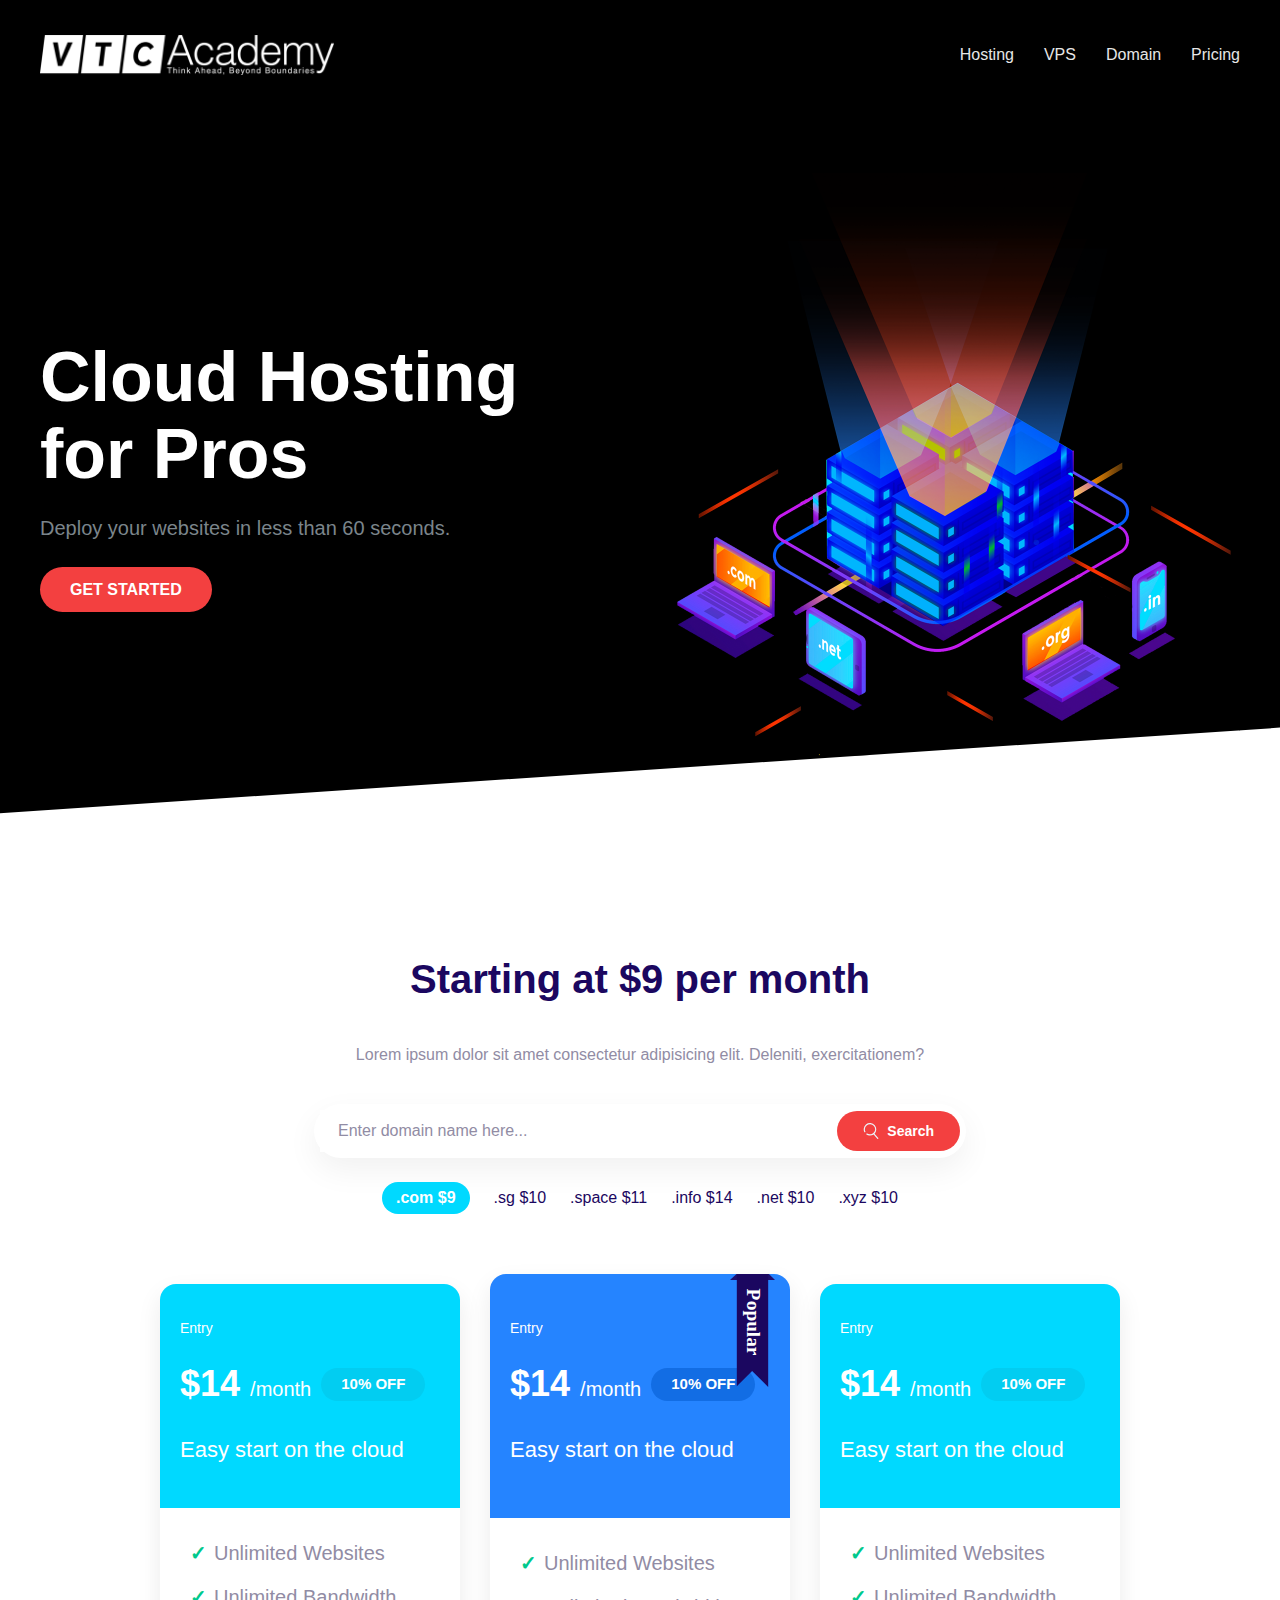
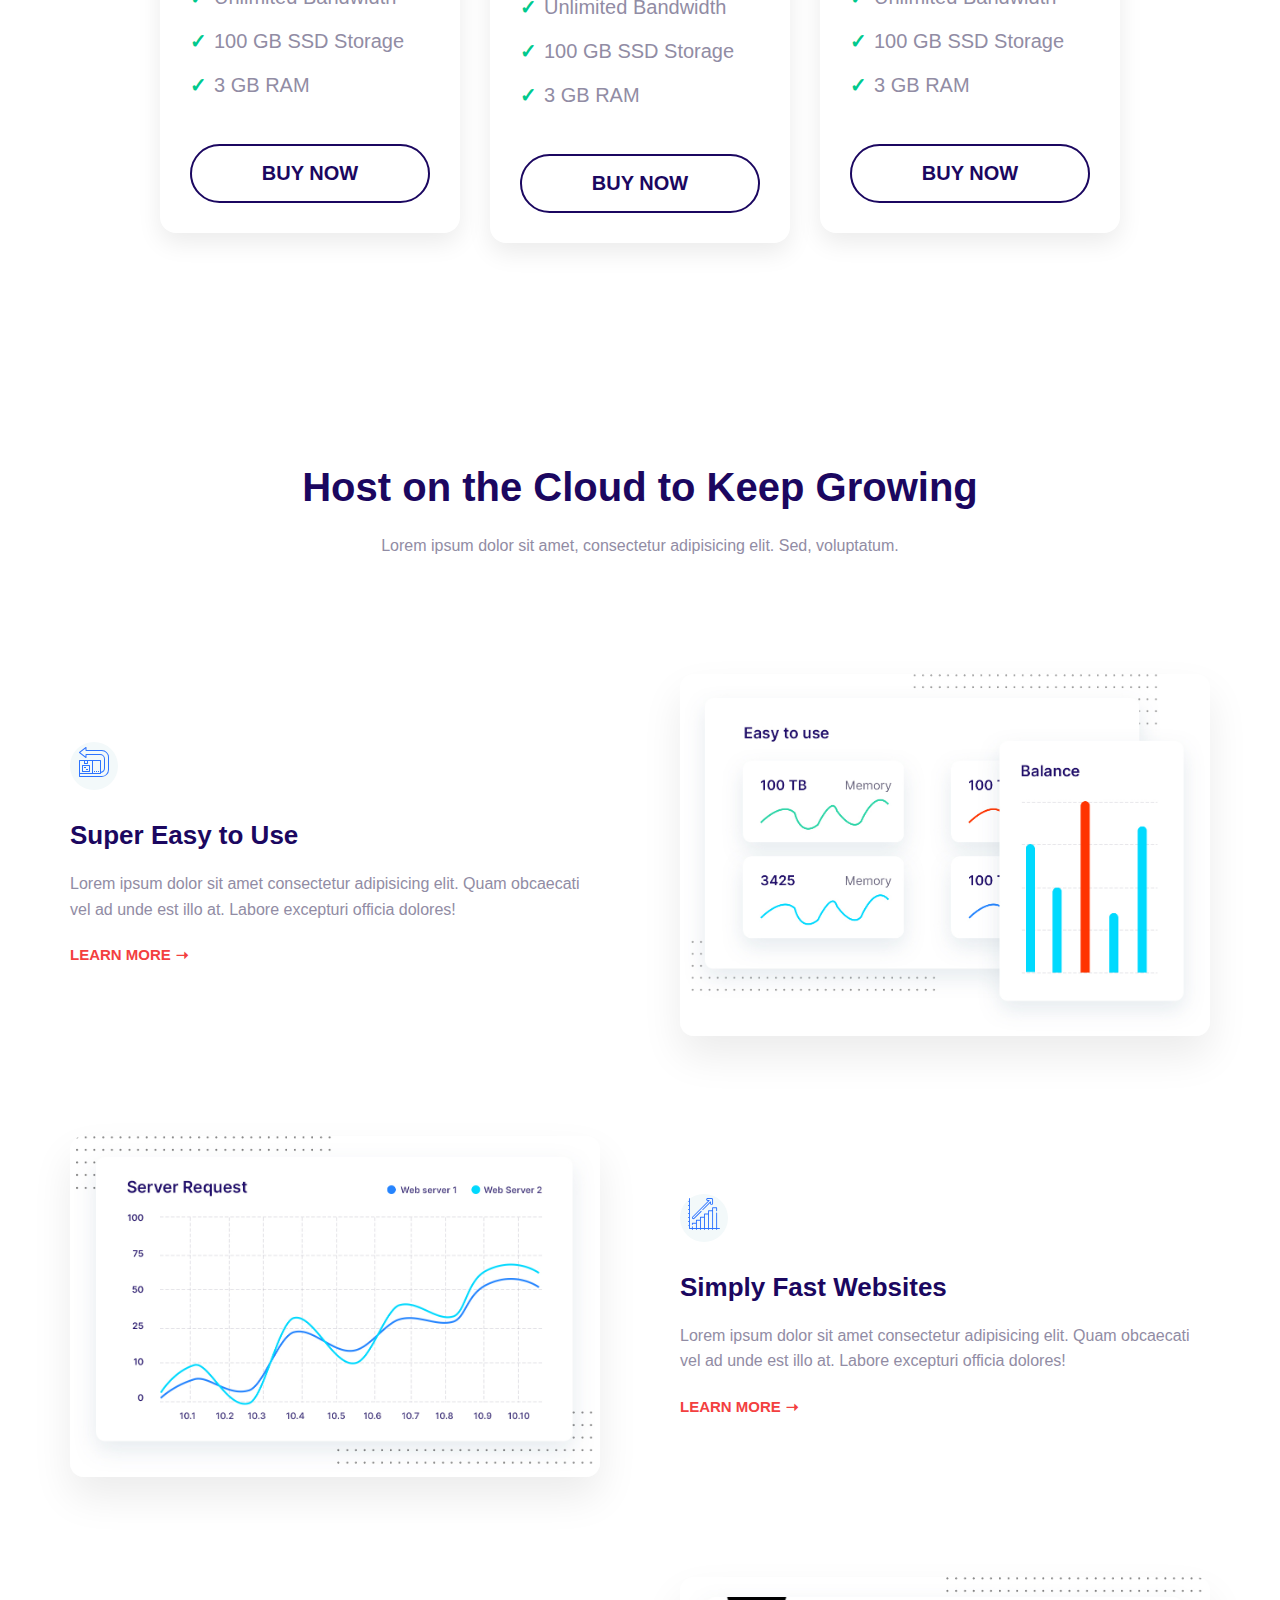
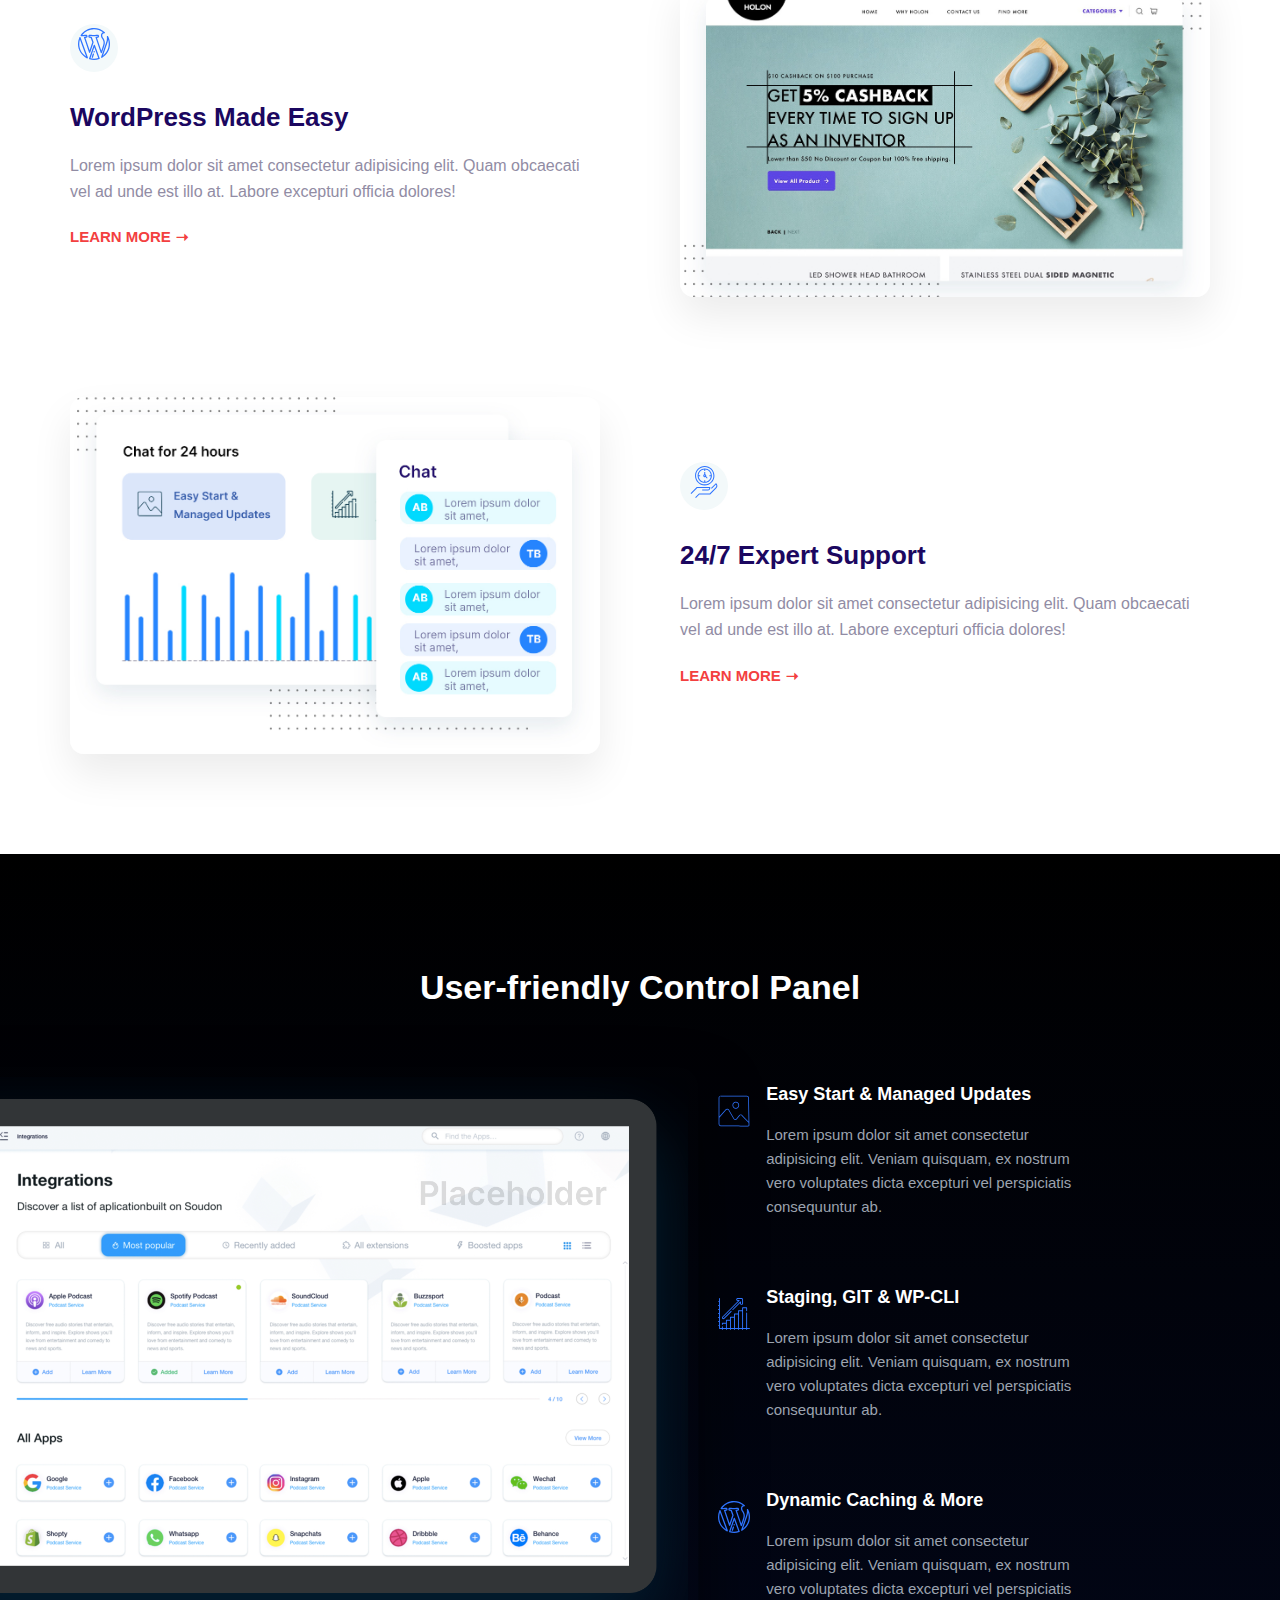
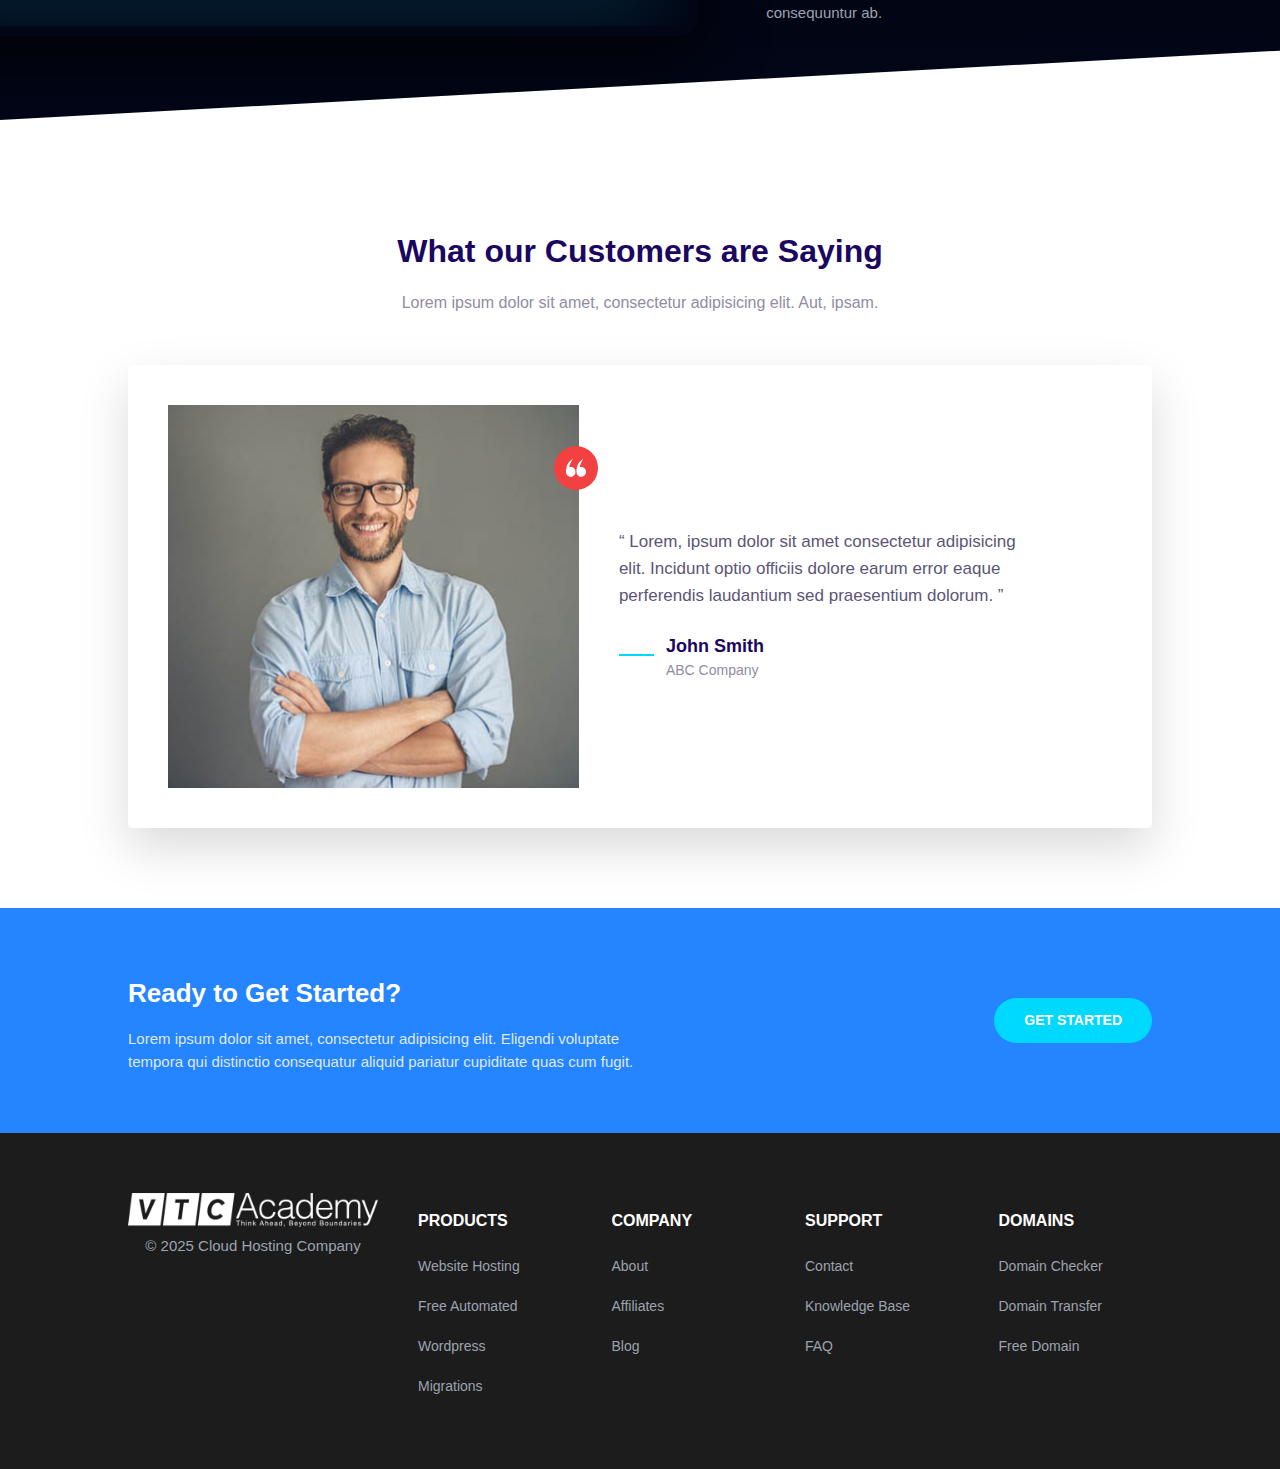
<file: index.html>
<!doctype html>
<html lang="en">
  <head>
    <meta charset="UTF-8" />
    <meta name="viewport" content="width=device-width, initial-scale=1.0" />
    <title>VTC Websites</title>
    <link rel="stylesheet" href="css/normalize.css" />
    <link rel="stylesheet" href="css/styles.css" />
  </head>
  <body>
    <!-- Trang 1 -Hero ----------------------------------------------------------------------------------------------------------------------------------->
    <section class="hero">
      <div class="container hero__container">
        <!-- LOGO + MENU -->
        <header class="hero__header">
          <img src="images/logo1.png" alt="Logo" class="hero__logo" />

          <nav class="hero__nav">
            <a href="#">Hosting</a>
            <a href="#">VPS</a>
            <a href="#">Domain</a>
            <a href="#">Pricing</a>
          </nav>
        </header>

        <!-- CONTENT -->
        <div class="hero__content">
          <div class="hero__text">
            <h1>Cloud Hosting for Pros</h1>
            <p>Deploy your websites in less than 60 seconds.</p>
            <a href="#" class="btn1 btn--accent">Get Started</a>
          </div>

          <div class="hero__image">
            <picture>
              <!-- mobile webp -->
              <source
                srcset="images/banner-570px.webp"
                media="(max-width: 1024px)"
                type="image/webp"
              />
              <!-- mobile png -->
              <source
                srcset="images/banner-570px.png"
                media="(max-width: 1024px)"
              />
              <!-- desktop -->
              <source
                srcset="images/banner-1140px.png"
                media="(min-width: 1025px)"
              />
              <!-- fallback -->
              <img src="images/banner.png" alt="Cloud Hosting" />
            </picture>
          </div>
        </div>
      </div>
    </section>

    <!-- Trang 2 - Thẻ -->
    <section class="section-pricing">
      <div class="domain">
        <h2 class="domain__title">Starting at $9 per month</h2>
        <p class="domain__desc">
          Lorem ipsum dolor sit amet consectetur adipisicing elit. Deleniti,
          exercitationem?
        </p>

        <div class="domain__search">
          <input type="text" placeholder="Enter domain name here..." />
          <button class="domain__btn">
            <img src="icons/search.svg" alt="" />
            <span>Search</span>
          </button>
        </div>

        <ul class="domain__list">
          <li class="active">.com $9</li>
          <li>.sg $10</li>
          <li>.space $11</li>
          <li>.info $14</li>
          <li>.net $10</li>
          <li>.xyz $10</li>
        </ul>
      </div>

      <!-- PRICING CARDS --------------------------------------------------->
      <div class="pricing">
        <!-- thẻ 1 -->
        <div class="card">
          <div class="header">
            <p class="plan">Entry</p>
            <div class="price">
              <h2>$14 <span> /month</span></h2>
              <span class="badge badge--primary">10% OFF</span>
            </div>
            <p class="desc">Easy start on the cloud</p>
          </div>

          <ul class="features">
            <li>Unlimited Websites</li>
            <li>Unlimited Bandwidth</li>
            <li>100 GB SSD Storage</li>
            <li>3 GB RAM</li>
          </ul>
          <button class="btn">BUY NOW</button>
        </div>

        <!-- thẻ 2 -->
        <div class="card popular">
          <!-- 2 class riêng lẻ để không phải css lại card -->
          <img src="icons/popular.svg" alt="Popular" class="ribbon" />
          <div class="header dark">
            <p class="plan">Entry</p>
            <div class="price">
              <h2>$14 <span> /month</span></h2>
              <span class="badge badge--popular">10% OFF</span>
            </div>
            <p class="desc">Easy start on the cloud</p>
          </div>

          <ul class="features">
            <li>Unlimited Websites</li>
            <li>Unlimited Bandwidth</li>
            <li>100 GB SSD Storage</li>
            <li>3 GB RAM</li>
          </ul>
          <button class="btn">BUY NOW</button>
        </div>

        <!-- thẻ 3 -->
        <div class="card">
          <div class="header">
            <p class="plan">Entry</p>
            <div class="price">
              <h2>$14 <span> /month</span></h2>
              <span class="badge badge--primary">10% OFF</span>
            </div>
            <p class="desc">Easy start on the cloud</p>
          </div>

          <ul class="features">
            <li>Unlimited Websites</li>
            <li>Unlimited Bandwidth</li>
            <li>100 GB SSD Storage</li>
            <li>3 GB RAM</li>
          </ul>
          <button class="btn">BUY NOW</button>
        </div>
      </div>
    </section>

    <!-- SECTION 3 ---------------------------------------------------------------------------------------------->
    <section class="grow">
      <div class="grow__wrap">
        <div class="grow__head">
          <h2 class="grow__heading">Host on the Cloud to Keep Growing</h2>
          <p class="grow__sub">
            Lorem ipsum dolor sit amet, consectetur adipisicing elit. Sed,
            voluptatum.
          </p>
        </div>

        <!-- BLOCK 1 -->
        <div class="grow__block">
          <div class="grow__content">
            <div class="icon-circle">
              <img src="icons/easy.svg" alt="" class="grow__icon" />
            </div>
            <h3 class="grow__title">Super Easy to Use</h3>
            <p class="grow__desc">
              Lorem ipsum dolor sit amet consectetur adipisicing elit. Quam
              obcaecati vel ad unde est illo at. Labore excepturi officia
              dolores!
            </p>
            <a href="#" class="link-arrow">Learn more</a>
          </div>

          <div class="grow__image">
            <img src="images/easy.jpg" alt="" />
          </div>
        </div>

        <!-- BLOCK 2 -->
        <div class="grow__block grow__block--reverse">
          <div class="grow__image">
            <img src="images/fast.jpg" alt="" />
          </div>

          <div class="grow__content">
            <div class="icon-circle">
              <img src="icons/growth.svg" alt="" class="grow__icon" />
            </div>
            <h3 class="grow__title">Simply Fast Websites</h3>
            <p class="grow__desc">
              Lorem ipsum dolor sit amet consectetur adipisicing elit. Quam
              obcaecati vel ad unde est illo at. Labore excepturi officia
              dolores!
            </p>
            <a href="#" class="link-arrow">Learn more</a>
          </div>
        </div>

        <!-- BLOCK 3 -->
        <div class="grow__block">
          <div class="grow__content">
            <div class="icon-circle">
              <img src="icons/wordpress.svg" alt="" class="grow__icon" />
            </div>
            <h3 class="grow__title">WordPress Made Easy</h3>
            <p class="grow__desc">
              Lorem ipsum dolor sit amet consectetur adipisicing elit. Quam
              obcaecati vel ad unde est illo at. Labore excepturi officia
              dolores!
            </p>
            <a href="#" class="link-arrow">Learn more</a>
          </div>

          <div class="grow__image">
            <img src="images/wordpress.jpg" alt="" />
          </div>
        </div>

        <!-- BLOCK 4 -->
        <div class="grow__block grow__block--reverse">
          <div class="grow__image">
            <img src="images/support.jpg" alt="" />
          </div>

          <div class="grow__content">
            <div class="icon-circle">
              <img src="icons/clock.svg" alt="" class="grow__icon" />
            </div>
            <h3 class="grow__title">24/7 Expert Support</h3>
            <p class="grow__desc">
              Lorem ipsum dolor sit amet consectetur adipisicing elit. Quam
              obcaecati vel ad unde est illo at. Labore excepturi officia
              dolores!
            </p>
            <a href="#" class="link-arrow">Learn more</a>
          </div>
        </div>
      </div>
    </section>

    <!-- Section 4 ------------------------------------------------------------------------------------>
    <section class="panel">
      <div class="panel__container">
        <h2 class="panel__title">User-friendly Control Panel</h2>

        <div class="panel__grid">
          <!-- Left image -->
          <div class="panel__image">
            <img src="images/ipad.png" alt="ipad" />
          </div>

          <!-- Right features -->
          <div class="panel__features">
            <div class="panel__feature">
              <img src="icons/snap.svg" class="panel__icon" alt="" />
              <div>
                <h3>Easy Start & Managed Updates</h3>
                <p>
                  Lorem ipsum dolor sit amet consectetur adipisicing elit.
                  Veniam quisquam, ex nostrum vero voluptates dicta excepturi
                  vel perspiciatis consequuntur ab.
                </p>
              </div>
            </div>

            <div class="panel__feature">
              <img src="icons/growth.svg" class="panel__icon" alt="" />
              <div>
                <h3>Staging, GIT & WP-CLI</h3>
                <p>
                  Lorem ipsum dolor sit amet consectetur adipisicing elit.
                  Veniam quisquam, ex nostrum vero voluptates dicta excepturi
                  vel perspiciatis consequuntur ab.
                </p>
              </div>
            </div>

            <div class="panel__feature">
              <img src="icons/wordpress.svg" class="panel__icon" alt="" />
              <div>
                <h3>Dynamic Caching & More</h3>
                <p>
                  Lorem ipsum dolor sit amet consectetur adipisicing elit.
                  Veniam quisquam, ex nostrum vero voluptates dicta excepturi
                  vel perspiciatis consequuntur ab.
                </p>
              </div>
            </div>
          </div>
        </div>
      </div>
    </section>

    <!-- Section 5--------------------------------------------------------->
    <section class="testimonial">
      <div class="testimonial__container">
        <h2 class="testimonial__title">What our Customers are Saying</h2>

        <p class="testimonial__subtitle">
          Lorem ipsum dolor sit amet, consectetur adipisicing elit. Aut, ipsam.
        </p>

        <div class="testimonial__box">
          <div class="testimonial__image">
            <img src="images/testimonial.jpg" alt="customer" />
          </div>

          <div class="testimonial__content">
            <div class="testimonial__quote">
              <img src="icons/quotes.svg" alt="quote" />
            </div>

            <p class="testimonial__text">
              “ Lorem, ipsum dolor sit amet consectetur adipisicing elit.
              Incidunt optio officiis dolore earum error eaque perferendis
              laudantium sed praesentium dolorum. ”
            </p>

            <div class="testimonial__author">
              <span class="testimonial__line"></span>
              <div>
                <h4 class="testimonial__name">John Smith</h4>
                <p class="testimonial__company">ABC Company</p>
              </div>
            </div>
          </div>
        </div>
      </div>
    </section>

    <!-- Section cuối + footer -->
    <section class="cta">
      <div class="cta__container">
        <div class="cta__content">
          <h2 class="cta__title">Ready to Get Started?</h2>
          <p class="cta__text">
            Lorem ipsum dolor sit amet, consectetur adipisicing elit. Eligendi
            voluptate tempora qui distinctio consequatur aliquid pariatur
            cupiditate quas cum fugit.
          </p>
        </div>

        <a href="#" class="cta__btn">Get Started</a>
      </div>
    </section>

    <!-- FOOTER -->
    <footer class="footer">
      <div class="footer__container">
        <div class="footer__brand">
          <img src="images/logo1.png" alt="logo" class="footer__logo" />
          <p class="footer__copyright">&copy; 2025 Cloud Hosting Company</p>
        </div>

        <div class="footer__column">
          <h3 class="footer__heading">Products</h3>
          <ul class="footer__list">
            <li><a href="#">Website Hosting</a></li>
            <li><a href="#">Free Automated</a></li>
            <li><a href="#">Wordpress</a></li>
            <li><a href="#">Migrations</a></li>
          </ul>
        </div>

        <div class="footer__column">
          <h3 class="footer__heading">Company</h3>
          <ul class="footer__list">
            <li><a href="#">About</a></li>
            <li><a href="#">Affiliates</a></li>
            <li><a href="#">Blog</a></li>
          </ul>
        </div>

        <div class="footer__column">
          <h3 class="footer__heading">Support</h3>
          <ul class="footer__list">
            <li><a href="#">Contact</a></li>
            <li><a href="#">Knowledge Base</a></li>
            <li><a href="#">FAQ</a></li>
          </ul>
        </div>

        <div class="footer__column">
          <h3 class="footer__heading">Domains</h3>
          <ul class="footer__list">
            <li><a href="#">Domain Checker</a></li>
            <li><a href="#">Domain Transfer</a></li>
            <li><a href="#">Free Domain</a></li>
          </ul>
        </div>
      </div>
    </footer>
  </body>
</html>
</file>
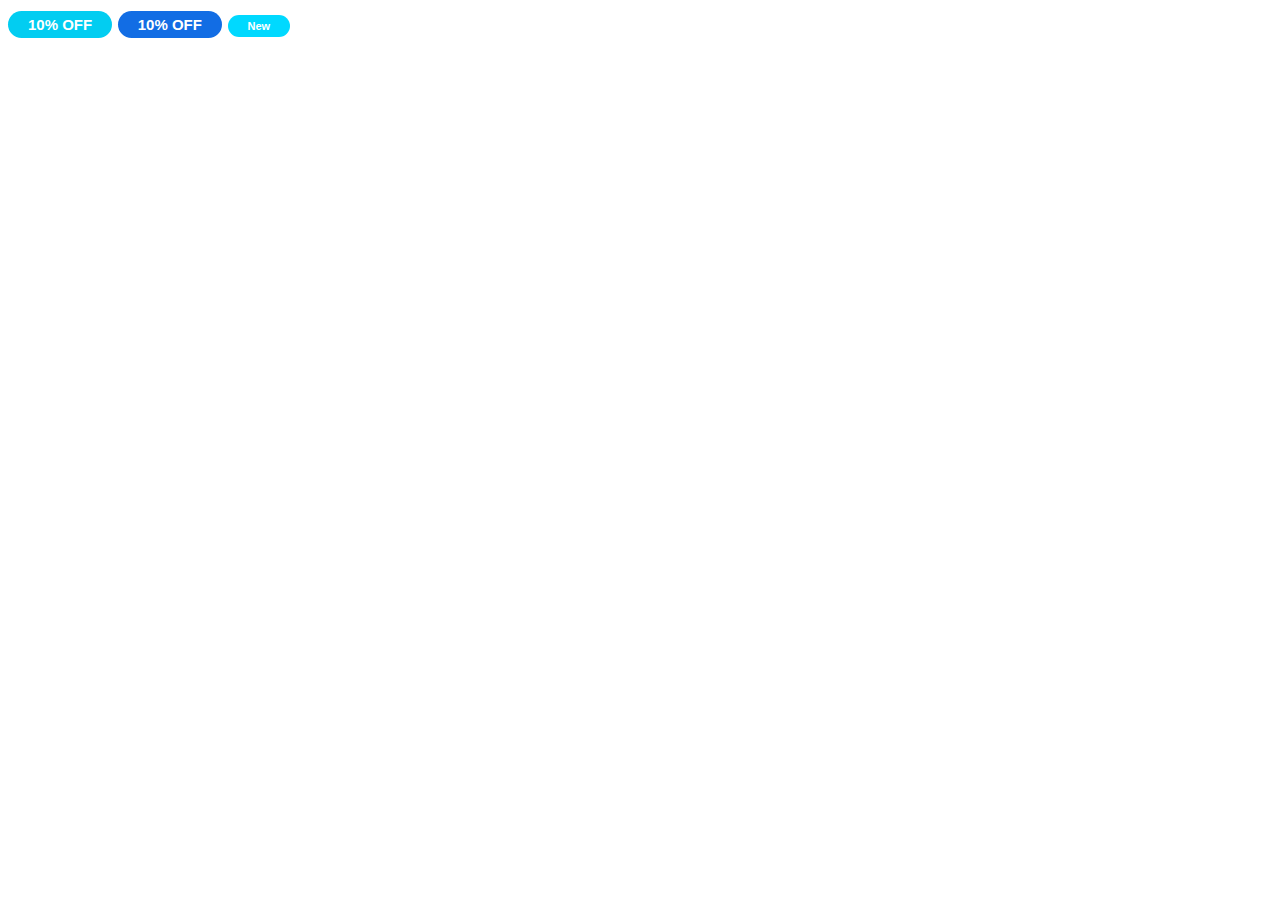
<file: components/badge.html>
<!DOCTYPE html>
<html lang="en">
<head>
    <meta charset="UTF-8">
    <meta name="viewport" content="width=device-width, initial-scale=1.0">
    <title>Badge component</title>
    <link rel="stylesheet" href="../css/styles.css">
</head>
<body>
    <span class="badge badge--primary">10% OFF</span>
    <span class="badge badge--popular">10% OFF</span>
    <span class="badge badge--secondary badge--small">New</span>
</body>
</html>
</file>
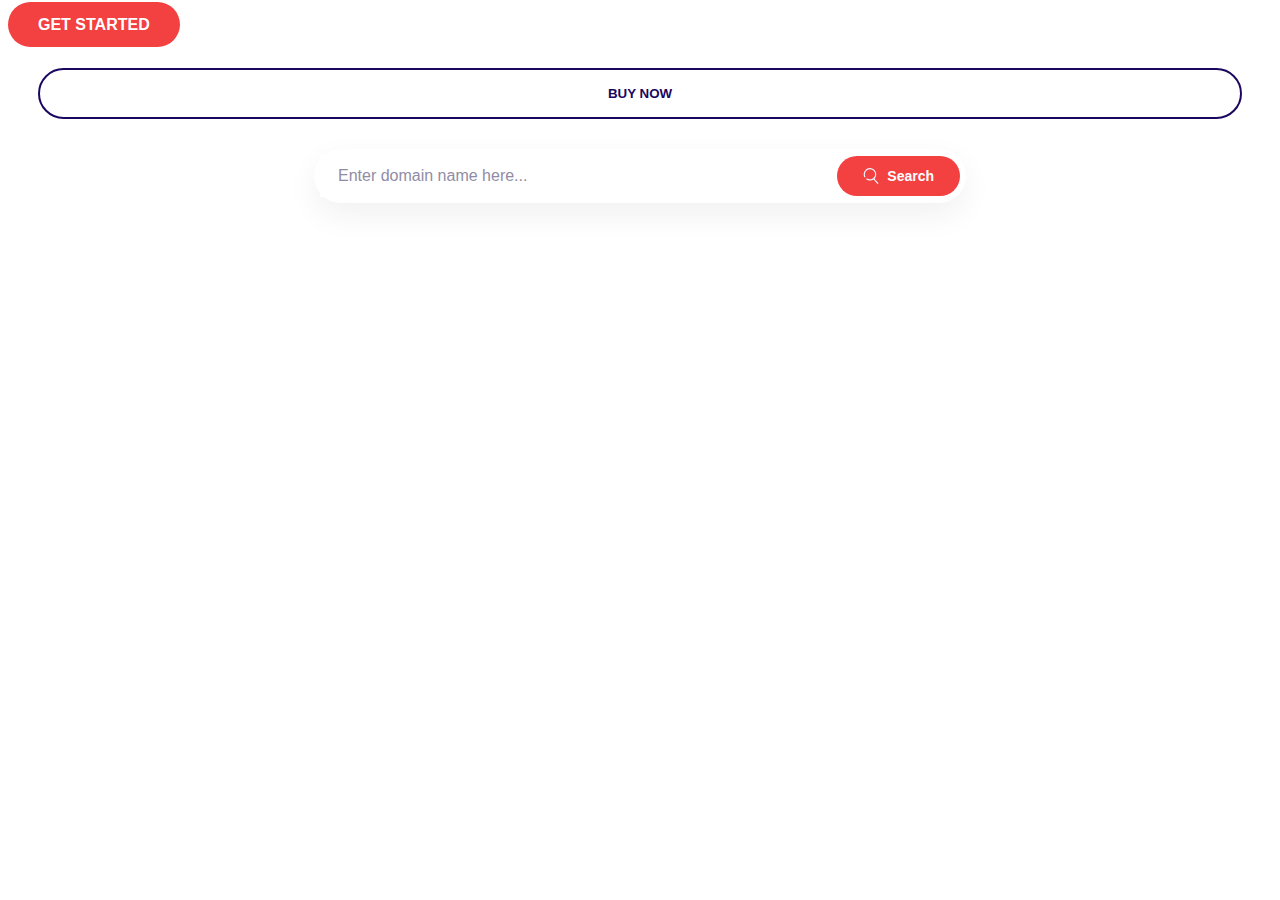
<file: components/btn.html>
<!doctype html>
<html lang="en">
  <head>
    <meta charset="UTF-8" />
    <meta name="viewport" content="width=device-width, initial-scale=1.0" />
    <title>Document</title>
    <link rel="stylesheet" href="../css/styles.css" />
  </head>
  <body>
    <a href="#" class="btn1 btn--accent">Get Started</a><br /><br />
    <button class="btn">BUY NOW</button>
    <div class="domain__search">
      <input type="text" placeholder="Enter domain name here..." />
      <button class="domain__btn">
        <img src="../icons/search.svg" alt="" />
        <span>Search</span>
      </button>
    </div>
  </body>
</html>
</file>
<file: css/styles.css>
/* Typoraphy CSS */

:root {
  --color-accent: #f34040;
  --color-accent-hover: #f34040cc;
  --color-headings: #1b0760;
  --color-primary: #2584ff;
  --color-secondary: #00d9ff;
  --color-body: #918ca4;
  --color-body-darker: #5c5577;
  --color-border: #cccccc;
  --badge-color: #02cdf1;
  --badge-color-2: #126de4;
  --icon-container: #f3f9fa;
  --media-font-color: #7b858b;
  --color-text-light: #b9c3cf;
  --color-nav-text: #e6e6e6;
}

/* 10 x 100/16 = 62.5 % */
/* 62.5% của 16px = 10px */
html {
  font-size: 62.5%;
}

body {
  font-family: "Inter", Arial, Helvetica, sans-serif;
  font-size: 2rem;
  color: var(--color-body);
  line-height: 1.5;
}

/* h1,
h2,
h3 {
  color: var(--color-headings);
}

p {
  color: var(--color-primary);
}

h1 {
  font-size: 7rem;
}

h2 {
  font-size: 4rem;
}

h3 {
  font-size: 3rem;
  margin-bottom: 2rem;
}

p {
  margin-top: 0;
} */

/* @media screen and (min-width: 1024px) {
  body {
    font-size: 1.8rem;
  }
  h1 {
    font-size: 8rem;
  }
  h2 {
    font-size: 4rem;
  }
  h3 {
    font-size: 2rem;
  }
} */

/* Link CSS */
.link-arrow {
  color: var(--color-accent);
  text-transform: uppercase;
  font-size: 2rem;
  font-weight: bold;
  position: relative;
}

.link-arrow::after {
  content: "➝";
  margin-left: 0.5rem;
  transition: margin 0.15s ease;
  font-weight: bold;
}

.link-arrow:hover::after {
  margin-left: 10px;
}

a {
  text-decoration: none;
}

@media screen and (min-width: 1024px) {
  .link-arrow {
    font-size: 1.5rem;
  }
}

/* Badge CSS */
.badge {
  border-radius: 20px;
  padding: 0.5rem 2rem;
  font-weight: 600;
  font-size: 2rem;
  white-space: normal;
}

.badge--primary {
  background-color: var(--badge-color);
  color: white;
}

.badge--popular{
  background-color: var(--badge-color-2);
  color: white;
}

.badge--secondary {
  background-color: var(--color-secondary);
  color: white;
}

.badge--small {
  font-size: 1.6rem;
}

@media screen and (min-width: 1024px) {
  .badge {
    font-size: 1.5rem;
  }
  .badge--small {
    font-size: 1.1rem;
  }
}

/* ================= SECTION 1 ================= */
.hero {
  background: #000;
  color: #fff;
  clip-path: polygon(0 0, 100% 0, 100% 85%, 0 95%);
  padding-bottom: 8rem;
}

.hero__container {
  max-width: 120rem;
  margin: 0 auto;
  padding: 2rem;
}

/* HEADER */
.hero__header {
  display: flex;
  justify-content: space-between;
  align-items: center;
  padding: 1.5rem 0;
}

.hero__logo {
  height: 4rem;
}

.hero__nav {
  display: flex;
  gap: 3rem;
}

.hero__nav a {
  color: var(--color-nav-text);
  font-size: 1.6rem;
  transition: color 0.2s ease;
}

.hero__nav a:hover {
  color: var(--color-accent);
}

/* CONTENT */
.hero__content {
  display: grid;
  grid-template-columns: 1fr 1fr;
  gap: 6rem;
  align-items: center;
  margin-top: 5rem;
}

.hero__text h1 {
  color: #fff;
  font-size: 7rem;
  line-height: 1.1;
  margin-bottom: 2rem;
}

.hero__text p {
  font-size: 2rem;
  color: var(--media-font-color);
  margin-bottom: 3rem;
}

/* IMAGE */
.hero__image img {
  width: 100%;
  height: auto;
  display: block;
}

/* BUTTON */
.btn--accent {
  background: var(--color-accent);
  color: #fff;
  padding: 1.4rem 3rem;
  border-radius: 3rem;
  font-size: 1.6rem;
  font-weight: 600;
  text-transform: uppercase;
  transition: background 0.2s ease;
}

.btn--accent:hover {
  background: var(--color-accent-hover);
}

/* RESPONSIVE */
@media (max-width: 1024px) {
  .hero__content {
    grid-template-columns: 1fr;
    text-align: center;
  }

  .hero__text h1 {
    font-size: 5.2rem;
  }

  .hero__text p {
    font-size: 1.9rem;
  }

  .hero__image {
    margin-top: 4rem;
  }

  .hero__nav {
    display: none;
  }
}

/* ================= SECTION 2 ================= */
.section-pricing {
  padding: 6rem 0;
}

/* ---------- DOMAIN TOP ---------- */

.domain {
  text-align: center;
  margin-bottom: 7rem;
}

.domain__title {
  font-size: 4rem;
  font-weight: 700;
  color: var(--color-headings);
}

.domain__desc {
  font-size: 1.6rem;
  color: var(--color-body);
  margin: 1.2rem 0 3.6rem;
  line-height: 1.6;
}

/* SEARCH BOX */
.domain__search {
  width: 64rem;
  max-width: 90%;
  margin: 0 auto 2.4rem;
  background: #fff;
  border-radius: 4rem;
  padding: 0.6rem;
  display: flex;
  align-items: center;
  box-shadow: 0 1.2rem 3.2rem rgba(0, 0, 0, 0.06);
}

.domain__search input {
  flex: 1;
  border: none;
  outline: none;
  font-size: 1.6rem;
  padding: 1.2rem 1.8rem;
  color: var(--color-headings);
}

.domain__search input::placeholder {
  color: var(--color-body);
}

/* BUTTON */
.domain__btn {
  background: var(--color-accent);
  color: #fff;
  border: none;
  border-radius: 3rem;
  padding: 1.2rem 2.6rem;
  font-size: 1.4rem;
  font-weight: 600;
  display: flex;
  align-items: center;
  gap: 0.8rem;
  cursor: pointer;
  transition: 0.2s ease;
}

.domain__btn img {
  width: 1.6rem;
  height: 1.6rem;
}

.domain__btn:hover {
  background: var(--color-accent-hover);
}

/* DOMAIN LIST */
.domain__list {
  display: flex;
  justify-content: center;
  align-items: center;
  gap: 2.4rem;
  list-style: none;
  padding: 0;
  margin-top: 1.6rem;
  font-size: 1.6rem;
}

.domain__list li {
  color: var(--color-headings);
  font-weight: 500;
  cursor: pointer;
  transition: 0.2s ease;
}

/* ACTIVE DOMAIN (.com) */
.domain__list .active {
  background: var(--color-secondary);
  color: #fff;
  padding: 0.4rem 1.4rem;
  border-radius: 2rem;
  font-weight: 600;
}

/* HOVER EFFECT */
.domain__list li:not(.active):hover {
  color: var(--color-primary);
}

/* ---------- PRICING CARDS ---------- */

.pricing {
  display: flex;
  justify-content: center;
  align-items: flex-start;
  gap: 3rem; /*Tạo khoảng cách giữa các thẻ*/
}

.card {
  width: 30rem;
  background-color: #fff;
  border-radius: 1.6rem;
  box-shadow: 0 1rem 2.5rem rgba(0, 0, 0, 0.08);
}

/* HEADER */
.header {
  background-color: var(--color-secondary);
  padding: 2rem;
  color: #fff;
  border-radius: 1.6rem 1.6rem 0 0;
}

/* LIST */
.features {
  margin-bottom: 15px;
  list-style: none; /* bỏ chấm */
  margin: 0;
}

/* BUTTON */
.btn {
  margin: 0 30px 30px;
  padding: 16px;
  width: calc(100% - 60px);
  border-radius: 30px;
  border: 2px solid #1b0760;
  color: #1b0760;
  font-weight: bold;
  background: transparent; /* nền trong suốt */
  cursor: pointer; /* trỏ tới thành bàn tay */
}

/* card popular làm mốc cho position */
.popular {
  margin-top: 10px;
  position: relative;
  transform: translateY(-20px);
}

.popular .header {
  padding-top: 30px;
  padding-bottom: 30px;
}

/* popular.svg hình */
.ribbon {
  position: absolute;
  top: 0;
  right: 15px;
  width: 45px;
}

.dark {
  background-color: #2584ff;
}

.price {
  display: flex;
  align-items: center;
  gap: 10px;
  border-radius: 30px;
}

.price h2 {
  margin: 10px 0;
  font-size: 36px;
}

.price h2 span {
  font-size: 20px;
  font-weight: normal;
}

/* .off {
  padding: 6px 12px;
  border-radius: 30px;
  background-color: #02cdf1;
  font-weight: bold;
  white-space: nowrap;
} */

/* .popular .off {
  background-color: #126de4;
} */

.plan {
  font-size: 14px;
  margin-bottom: 8px;
}

.desc {
  margin-top: 12px;
  font-size: 22px;
}

.features {
  list-style: none;
  padding: 30px;
  margin: 0;
}

.features li {
  margin-bottom: 14px;
  position: relative;
  padding-left: 24px;
}

.features li::before {
  content: "\2713";
  position: absolute;
  left: 0;
  color: #00c98d;
  font-weight: bold;
}

/* ---------- RESPONSIVE ---------- */

@media screen and (max-width: 1024px) {
  .pricing {
    flex-direction: column;
    align-items: center;
    gap: 4rem;
  }

  .card {
    width: 90%;
    max-width: 36rem;
  }

  .popular {
    transform: translateY(0);
  }

  .domain__title {
    font-size: 3.2rem;
  }

  .domain__search {
    width: 100%;
  }

  .domain__list {
    flex-wrap: wrap;
    gap: 1.6rem;
  }
}



/* ================= SECTION 3 ================= */

.grow {
  padding: 10rem 0;
}

.grow__wrap {
  max-width: 114rem;
  margin: 0 auto;
  padding: 0 4rem;
  display: flex;
  flex-direction: column;
  gap: 10rem;
}

/* heading */
.grow__head {
  text-align: center;
  max-width: 70rem;
  margin: 0 auto;
}

.grow__heading {
  font-size: 4rem;
  color: var(--color-headings);
  margin-bottom: 1.2rem;
}

.grow__sub {
  font-size: 1.6rem;
  color: var(--color-body);
  line-height: 1.6;
}

/* block layout */
.grow__block {
  display: grid;
  grid-template-columns: 1fr 1fr;
  gap: 8rem;
  align-items: center;
}

/* reverse */
.grow__block--reverse .grow__content {
  order: 2;
}

.grow__block--reverse .grow__image {
  order: 1;
}

/* content */
.grow__icon {
  width: 3.2rem;
  margin-bottom: 1.2rem;
  filter: invert(33%) sepia(88%) saturate(2000%) hue-rotate(210deg);
}

.icon-circle {
  width: 4.8rem;
  height: 4.8rem;
  border-radius: 50%;
  background: var(--icon-container); /* màu nền tròn */
  display: flex;
  align-items: flex-end;
  justify-content: center;
}

.grow__title {
  font-size: 2.6rem;
  color: var(--color-headings);
  margin-bottom: 1.2rem;
}

.grow__desc {
  font-size: 1.6rem;
  color: var(--color-body);
  line-height: 1.6;
  margin-bottom: 1.6rem;
}

/* image */
.grow__image img {
  width: 100%;
  display: block;
  border-radius: 1.4rem;
  box-shadow: 0 2rem 4rem rgba(0, 0, 0, 0.08);
}

/* responsive */
@media (max-width: 1024px) {
  .grow__block {
    grid-template-columns: 1fr;
    gap: 4rem;
  }

  .grow__wrap {
    padding: 0 2rem;
    gap: 6rem;
  }

  .grow__heading {
    font-size: 3.2rem;
  }
}


/* ================= SECTION 4 ================= */

.panel {
  background: linear-gradient(180deg, #000 0%, #020617 100%);
  padding: 8rem 0;
  clip-path: polygon(0 0, 100% 0, 100% 92%, 0 100%);
}

.panel__container {
  max-width: 1024px;
  margin: 0 auto;
}

.panel__title {
  text-align: center;
  font-size: 3.4rem;
  font-weight: 700;
  color: #fff;
  margin-bottom: 5rem;
}

/* layout */
.panel__grid {
  display: grid;
  grid-template-columns: 1.1fr 0.9fr;
  gap: 6rem;
  align-items: center;
}

/* image ipad */
.panel__image img {
  width: 150%;              /* phóng to ảnh */
  transform: translateX(-30%); /* đẩy ảnh sang trái để bị cắt */
  border-radius: 1.4rem;
  display: block;
  overflow: hidden; /* cắt ảnh */
  border-radius: 2rem;;
  padding: 1rem;
  box-shadow: 0 3rem 6rem rgba(0, 0, 0, 0.6);
}

/* features list */
.panel__features {
  display: flex;
  flex-direction: column;
  gap: 3.2rem;
}

.panel__feature {
  display: flex;
  gap: 1.6rem;
  align-items: flex-start;
}

.panel__icon {
  width: 3.2rem;
  height: 3.2rem;
  transform: translateY(100%);
  filter: invert(33%) sepia(88%) saturate(2000%) hue-rotate(210deg);
}

/* text */
.panel__feature h3 {
  font-size: 1.8rem;
  font-weight: 600;
  color: #fff;
  margin-bottom: 0.6rem;
}

.panel__feature p {
  font-size: 1.5rem;
  color: #9ca3af; 
  line-height: 1.6;
  max-width: 32rem;
}

/* responsive */
@media (max-width: 1024px) {
  .panel__grid {
    grid-template-columns: 1fr;
  }

  .panel__image {
    margin-bottom: 3rem;
  }

  .panel__image img {
    width: 110%;
    transform: translateX(-5%);
  }
}


/* =========================
   SECTION 5 - TESTIMONIAL
========================= */

.testimonial {
  padding: 8rem 0;
}

.testimonial__container {
  max-width: 1024px;
  margin: 0 auto;
  text-align: center;
}

.testimonial__title {
  font-size: 3.2rem;
  font-weight: 700;
  color: var(--color-headings);
  margin-bottom: 1.2rem;
}

.testimonial__subtitle {
  font-size: 1.6rem;
  color: var(--color-body);
  margin-bottom: 5rem;
}

/* box */
.testimonial__box {
  background: #fff;
  border-radius: 0.5rem;
  padding: 4rem;
  display: grid;
  grid-template-columns: 1fr 1.2fr;
  gap: 4rem;
  align-items: center;
  box-shadow: 0 2rem 5rem rgba(0, 0, 0, 0.15);
  text-align: left;
}

/* image wrapper */
.testimonial__image {
  position: relative;
  width: 100%;
  overflow: hidden; /* để bo góc khi bị cắt */
}

.testimonial__image img {
  width: 100%;
  height: 100%;
  object-fit: cover;
  display: block;
}

/* quote icon (đè lên ảnh) */
.testimonial__quote {
  position: absolute;
  top: -6.5rem;
  left: -6.5rem;
  width: 4.4rem;
  height: 4.4rem;
  background: var(--color-accent);
  border-radius: 50%;
  display: flex;
  align-items: center;
  justify-content: center;
}

.testimonial__quote img {
  width: 2rem;
  filter: brightness(0) invert(1);
}

/* content */
.testimonial__content {
  position: relative;
}

.testimonial__text {
  font-size: 1.7rem;
  line-height: 1.6;
  color: var(--color-body-darker);
  margin-bottom: 2.4rem;
  max-width: 42rem;
}

/* author */
.testimonial__author {
  display: flex;
  align-items: center;
  gap: 1.2rem;
}

.testimonial__line {
  width: 3.5rem;
  height: 0.2rem;
  background: var(--color-secondary);
  transform: translateY(-0.2rem);
}

.testimonial__name {
  font-size: 1.8rem;
  font-weight: 600;
  margin: 0;
  color: var(--color-headings);
}

.testimonial__company {
  font-size: 1.4rem;
  margin: 0;
  color: var(--color-body);
}

/* =========================
   RESPONSIVE
========================= */

@media (max-width: 1024px) {
  .testimonial__box {
    grid-template-columns: 1fr;
    text-align: center;
  }

  .testimonial__image {
    max-width: 36rem;
    margin: 0 auto;
  }

  /* icon vẫn dính ảnh khi responsive */
  .testimonial__quote {
    top: -34rem;
    left: 58.5rem;
    transform: translateX(50%);
  }

  .testimonial__text {
    margin: 2rem auto;
  }

  .testimonial__author {
    justify-content: center;
  }
}

/* section cuối  */
.cta {
  background: var(--color-primary);
  padding: 4.5rem 0;
}

.cta__container {
  max-width: 1024px;
  margin: 0 auto;
  padding: 0 2rem;
  display: flex;
  justify-content: space-between;
  align-items: center;
  gap: 3rem;
}

.cta__title {
  font-size: 2.6rem;
  color: #fff;
  margin-bottom: 1rem;
}

.cta__text {
  font-size: 1.5rem;
  color: rgba(255, 255, 255, 0.85);
  max-width: 52rem;
}

.cta__btn {
  background: var(--color-secondary);
  color: #fff;
  padding: 1.2rem 3rem;
  border-radius: 3rem;
  font-size: 1.4rem;
  font-weight: 600;
  text-transform: uppercase;
  transition: 0.2s;
}

.cta__btn:hover {
  background: #00b8d9;
}

/* ================= footer ================= */

.footer {
  background: #1c1c1c;
  padding: 6rem 0;
}

.footer__container {
  max-width: 1024px;
  margin: 0 auto;
  padding: 0 2rem;
  display: grid;
  grid-template-columns: 1.4fr repeat(4, 1fr);
  gap: 4rem;
}

/* brand */
.footer__logo {
  width: 25rem;
}

.footer__copyright {
  font-size: 1.5rem;
  color: #9ca3af;
  text-align: center;
  margin: 0;
}

/* columns */
.footer__heading {
  font-size: 1.6rem;
  color: #fff;
  margin-bottom: 1.6rem;
  text-transform: uppercase;
}

.footer__list {
  list-style: none;
  padding: 0;
  margin: 0;
}

.footer__list li {
  margin-bottom: 1rem;
}

.footer__list a {
  font-size: 1.4rem;
  color: #9ca3af;
  transition: 0.2s;
}

.footer__list a:hover {
  color: #fff;
}

/* ================= reponsive ================= */

@media (max-width: 1024px) {
  .cta__container {
    flex-direction: column;
    text-align: center;
  }

  .footer__container {
    grid-template-columns: 1fr 1fr;
  }

  .footer__brand {
    grid-column: 1 / -1;
    text-align: center;
  }
}

@media (max-width: 600px) {
  .footer__container {
    grid-template-columns: 1fr;
    text-align: center;
  }
}
</file>
